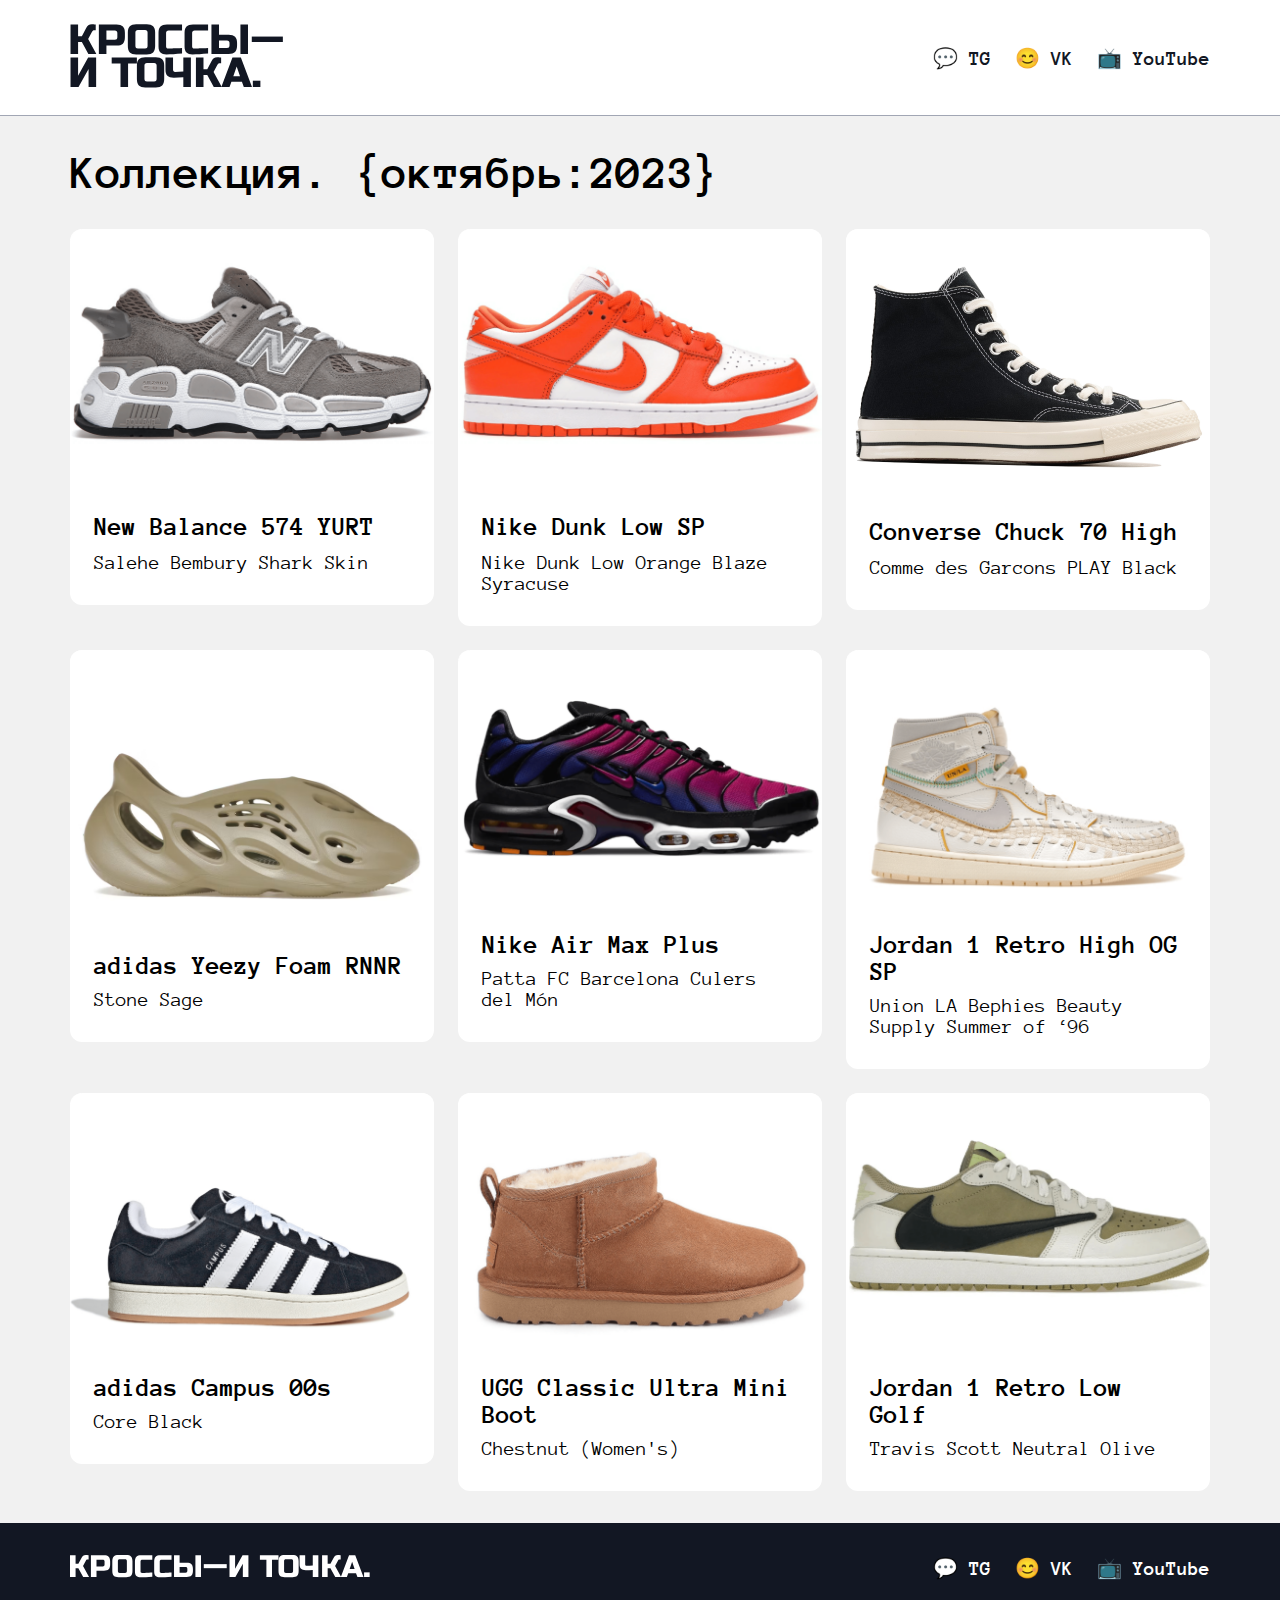
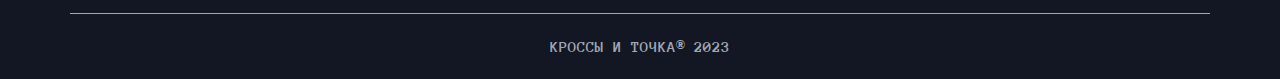
<file: index.html>
<!DOCTYPE html>
<html lang="ru">
<head>
    <meta charset="UTF-8">
    <meta name="viewport" content="width=device-width, initial-scale=1.0">
    <title>Кроссы и точка</title>
    <link href="/yp-sneakers/style.css" rel="stylesheet" />
</head>
<body>
    <main>
        <header>
            <div class="header-container">
                <a href="/" class="logo-link">
                    <img alt="Кроссы и точка" src="/yp-sneakers/images/logo.svg" />
                </a>
                <nav>
                    <ul class="nav-list">
                        <li class="nav-item">
                            <a href="/" class="nav-link">💬 TG</a>
                        </li>
                        <li class="nav-item">
                            <a href="/" class="nav-link">😊 VK</a>
                        </li>
                        <li class="nav-item">
                            <a href="/" class="nav-link">📺 YouTube</a>
                        </li>
                    </ul>
                </nav>
            </div>
        </header>

        <div class="content">
            <h1>Коллекция. {октябрь:2023}</h1>
            <div class="sneakers">
                <div class="sneaker">
                    <a href="../card_1/card-1.html" class="card1">
                    <img alt="New Balance 574 YURT" src="./yp-sneakers/images/6.png" class="sneaker-image" />
                    <div class="sneaker-info">
                        <h3 class="h">New Balance 574 YURT</h3>
                        <p>Salehe Bembury Shark Skin</p>
                    </a>
                        </div>
                </div>
                <div class="sneaker" >
                    <a href="../card_2/card-2.html" class="card2">
                    <img alt="Nike Dunk Low SP" src="./yp-sneakers/images/7.png" class="sneaker-image" />
                    <div class="sneaker-info">
                        <h3 class="h">Nike Dunk Low SP</h3>
                        <p>Nike Dunk Low Orange Blaze Syracuse</p>
                    </a>
                    </div>
                </div>
                <div class="sneaker">
                    <a href="../card_3/card-3.html" class="card1">
                    <img alt="Converse Chuck Taylor All Star 70 Hi" src="./yp-sneakers/images/4.png" class="sneaker-image" />
                    <div class="sneaker-info">
                        <h3 class="h">Converse Chuck 70 High</h3>
                        <p>Comme des Garcons PLAY Black</p>
                    </a>
                    </div>
                </div>
                <div class="sneaker">
                    <img alt="adidas Yeezy Foam RNNR" src="./yp-sneakers/images/9.png" class="sneaker-image" />
                    <div class="sneaker-info">
                        <h3>adidas Yeezy Foam RNNR</h3>
                        <p>Stone Sage</p>

                    </div>
                </div>
                <div class="sneaker">
                        <img alt="Nike Air Max Plus" src="./yp-sneakers/images/1.png" class="sneaker-image" />
                        <div class="sneaker-info">
                            <h3>Nike Air Max Plus</h3>
                            <p>Patta FC Barcelona Culers del Món</p>
                    </div>
                </div>
                <div class="sneaker">
                    <img alt="Jordan 1 Retro High OG SP" src="./yp-sneakers/images/2.png" class="sneaker-image" />
                    <div class="sneaker-info">
                        <h3>Jordan 1 Retro High OG SP</h3>
                        <p>Union LA Bephies Beauty Supply Summer of ‘96</p>
                    </div>
                </div>
                <div class="sneaker">
                    <img alt="adidas Campus 00s" src="./yp-sneakers/images/3.png" class="sneaker-image" />
                    <div class="sneaker-info">
                        <h3>adidas Campus 00s</h3>
                        <p>Core Black</p>
                        
                    </div>
                </div>
                <div class="sneaker">
                    <img alt="UGG Classic Ultra Mini Boot" src="./yp-sneakers/images/5.png" class="sneaker-image" />
                    <div class="sneaker-info">
                        <h3>UGG Classic Ultra Mini Boot</h3>
                        <p>Chestnut (Women's)</p>
                    </div>
                </div>
                <div class="sneaker">
                    <img alt="Jordan 1 Retro Low Golf" src="./yp-sneakers/images/8.png" class="sneaker-image" />
                    <div class="sneaker-info">
                        <h3>Jordan 1 Retro Low Golf</h3>
                        <p>Travis Scott Neutral Olive</p>
                    </div>
                </div>
                
                </div>
            </div>
        </div>

        <footer>
            <div class="footer-content">
                <a class="footer__logo-link" href="/">
                    <img alt="Кроссы и точка" src="./yp-sneakers/images/logo_footer.svg" class="footer__logo-image" />
                </a>
                <nav>
                    <ul class="nav-list">
                        <li class="nav-item">
                            <a href="/" class="nav-link">💬 TG</a>
                        </li>
                        <li class="nav-item">
                            <a href="/" class="nav-link">😊 VK</a>
                        </li>
                        <li class="nav-item">
                            <a href="/" class="nav-link">📺 YouTube</a>
                        </li>
                    </ul>
                </nav>
            </div>
            <div class="copyright">
                <p class="copyright-text">КРОССЫ И ТОЧКА® 2023</p>
            </div>
        </footer>
    </main> 
</body>
</html>
</file>
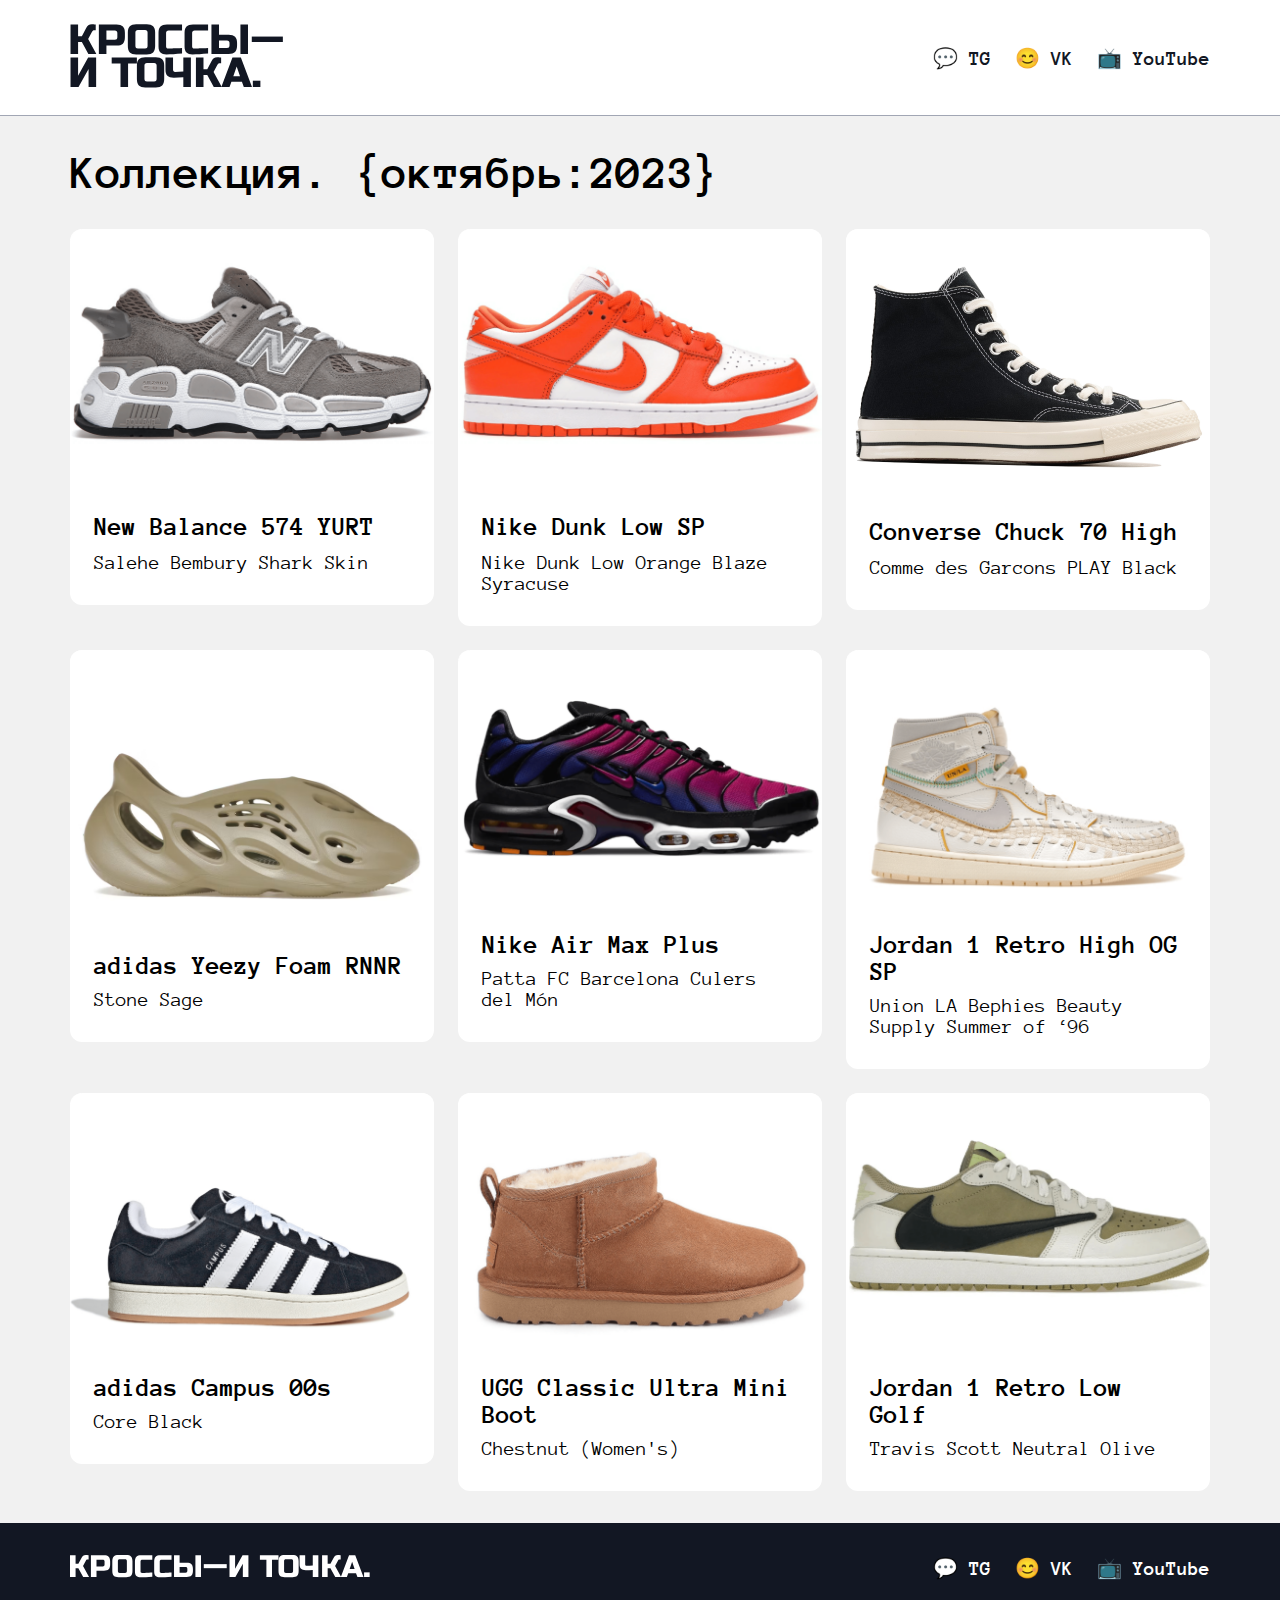
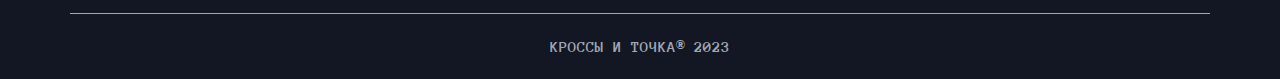
<file: yp-sneakers/index.html>
<!DOCTYPE html>
<html lang="ru">
<head>
    <meta charset="UTF-8">
    <meta name="viewport" content="width=device-width, initial-scale=1.0">
    <title>Кроссы и точка</title>
    <link href="./style.css" rel="stylesheet" />
</head>
<body>
    <main>
        <header>
            <div class="header-container">
                <a href="/" class="logo-link">
                    <img alt="Кроссы и точка" src="./images/logo.svg" />
                </a>
                <nav>
                    <ul class="nav-list">
                        <li class="nav-item">
                            <a href="/" class="nav-link">💬 TG</a>
                        </li>
                        <li class="nav-item">
                            <a href="/" class="nav-link">😊 VK</a>
                        </li>
                        <li class="nav-item">
                            <a href="/" class="nav-link">📺 YouTube</a>
                        </li>
                    </ul>
                </nav>
            </div>
        </header>

        <div class="content">
            <h1>Коллекция. {октябрь:2023}</h1>
            <div class="sneakers">
                <div class="sneaker">
                    <a href="../card_1/card-1.html" class="card1">
                    <img alt="New Balance 574 YURT" src="./images/6.png" class="sneaker-image" />
                    <div class="sneaker-info">
                        <h3 class="h">New Balance 574 YURT</h3>
                        <p>Salehe Bembury Shark Skin</p>
                    </a>
                        </div>
                </div>
                <div class="sneaker" >
                    <a href="../card_2/card-2.html" class="card2">
                    <img alt="Nike Dunk Low SP" src="./images/7.png" class="sneaker-image" />
                    <div class="sneaker-info">
                        <h3 class="h">Nike Dunk Low SP</h3>
                        <p>Nike Dunk Low Orange Blaze Syracuse</p>
                    </a>
                    </div>
                </div>
                <div class="sneaker">
                    <a href="../card_3/card-3.html" class="card1">
                    <img alt="Converse Chuck Taylor All Star 70 Hi" src="./images/4.png" class="sneaker-image" />
                    <div class="sneaker-info">
                        <h3 class="h">Converse Chuck 70 High</h3>
                        <p>Comme des Garcons PLAY Black</p>
                    </a>
                    </div>
                </div>
                <div class="sneaker">
                    <img alt="adidas Yeezy Foam RNNR" src="./images/9.png" class="sneaker-image" />
                    <div class="sneaker-info">
                        <h3>adidas Yeezy Foam RNNR</h3>
                        <p>Stone Sage</p>

                    </div>
                </div>
                <div class="sneaker">
                        <img alt="Nike Air Max Plus" src="./images/1.png" class="sneaker-image" />
                        <div class="sneaker-info">
                            <h3>Nike Air Max Plus</h3>
                            <p>Patta FC Barcelona Culers del Món</p>
                    </div>
                </div>
                <div class="sneaker">
                    <img alt="Jordan 1 Retro High OG SP" src="./images/2.png" class="sneaker-image" />
                    <div class="sneaker-info">
                        <h3>Jordan 1 Retro High OG SP</h3>
                        <p>Union LA Bephies Beauty Supply Summer of ‘96</p>
                    </div>
                </div>
                <div class="sneaker">
                    <img alt="adidas Campus 00s" src="./images/3.png" class="sneaker-image" />
                    <div class="sneaker-info">
                        <h3>adidas Campus 00s</h3>
                        <p>Core Black</p>
                        
                    </div>
                </div>
                <div class="sneaker">
                    <img alt="UGG Classic Ultra Mini Boot" src="./images/5.png" class="sneaker-image" />
                    <div class="sneaker-info">
                        <h3>UGG Classic Ultra Mini Boot</h3>
                        <p>Chestnut (Women's)</p>
                    </div>
                </div>
                <div class="sneaker">
                    <img alt="Jordan 1 Retro Low Golf" src="./images/8.png" class="sneaker-image" />
                    <div class="sneaker-info">
                        <h3>Jordan 1 Retro Low Golf</h3>
                        <p>Travis Scott Neutral Olive</p>
                    </div>
                </div>
                
                </div>
            </div>
        </div>

        <footer>
            <div class="footer-content">
                <a class="footer__logo-link" href="/">
                    <img alt="Кроссы и точка" src="./images/logo_footer.svg" class="footer__logo-image" />
                </a>
                <nav>
                    <ul class="nav-list">
                        <li class="nav-item">
                            <a href="/" class="nav-link">💬 TG</a>
                        </li>
                        <li class="nav-item">
                            <a href="/" class="nav-link">😊 VK</a>
                        </li>
                        <li class="nav-item">
                            <a href="/" class="nav-link">📺 YouTube</a>
                        </li>
                    </ul>
                </nav>
            </div>
            <div class="copyright">
                <p class="copyright-text">КРОССЫ И ТОЧКА® 2023</p>
            </div>
        </footer>
    </main> 
</body>
</html>
</file>
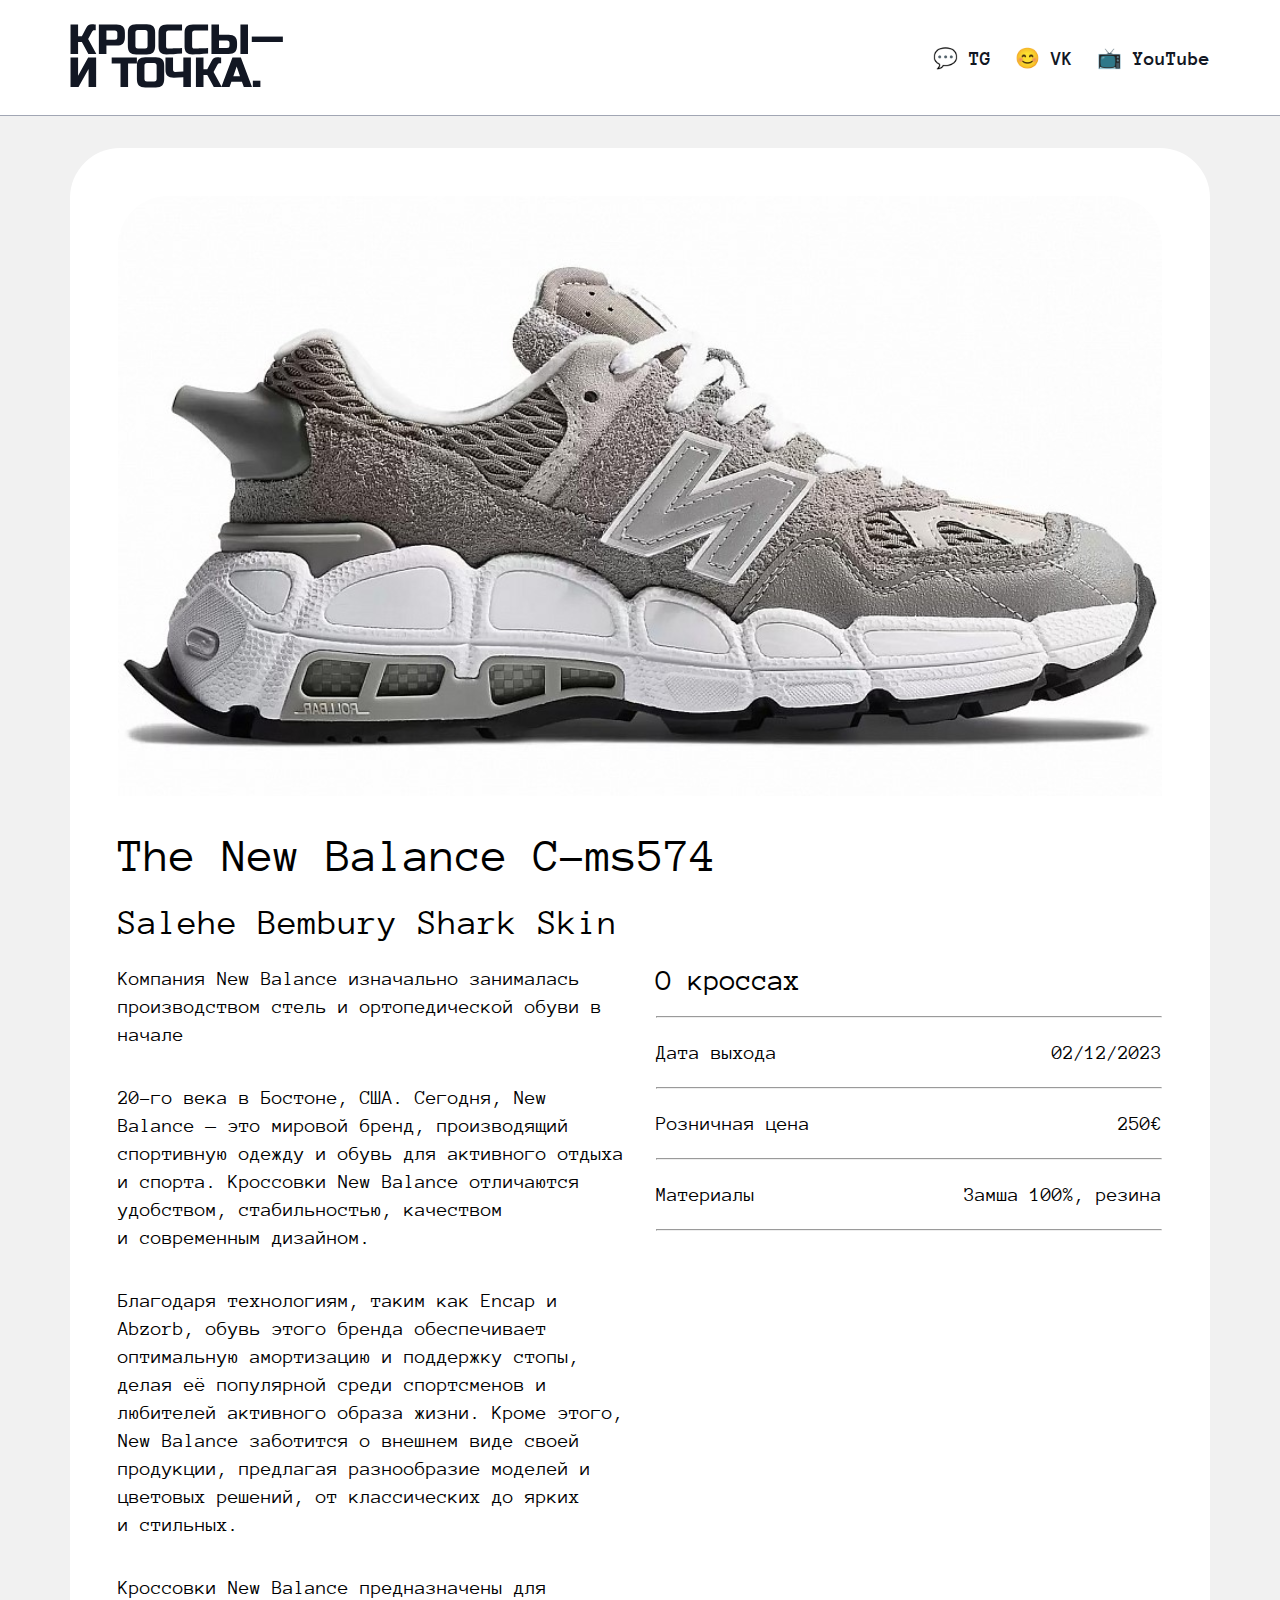
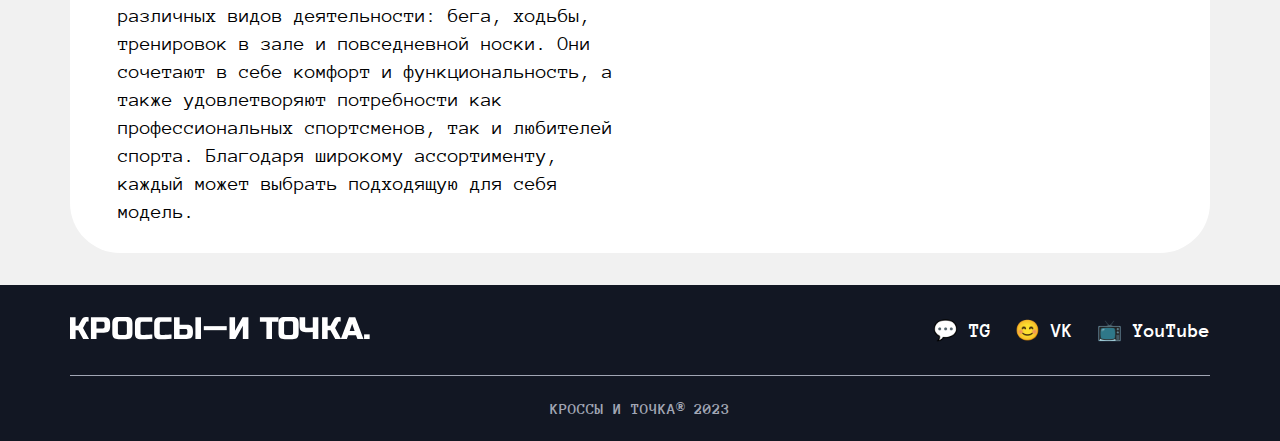
<file: card.1/card-1.html>
<!DOCTYPE html>
<html lang="ru">
<head>
    <meta charset="UTF-8">
    <meta name="viewport" content="width=device-width, initial-scale=1.0">
    <title>Document</title>
    <link rel="stylesheet" href="../yp-sneakers/card.css">
</head>
<body>
    <main>
        <header>
            <div class="header-container">
                <a href="../yp-sneakers/index.html" class="logo-link">
                    <img src="./image/logo.svg" alt="Кроссы и точка">
                </a>
                <nav>
                    <ul class="nav-list">
                        <li class="nav-item">
                            <a href="/" class="nav-link">💬 TG</a>
                        </li>
                        <li class="nav-item">
                            <a href="/" class="nav-link">😊 VK</a>
                        </li>
                        <li class="nav-item">
                            <a href="/" class="nav-link">📺 YouTube</a>
                        </li>
                    </ul>
                </nav>
            </div>
        </header>
        <div class="snaker-big">
            <div class="snaker_card">
                <img class="img_card" src="./image/2.svg" alt="Кроссовок">
                <div class="sneaker_info">
                    <h3>The New Balance C-ms574</h3>
                    <h4>Salehe Bembury Shark Skin</h4>
                <div class="contener-text">
                    <div class="card-text">
                    <div class="p">
                    <p class="p1">Компания New Balance изначально занималась производством стель и ортопедической обуви в начале</p> 
                    <p>20-го века в Бостоне, США. Сегодня, New Balance — это мировой бренд, производящий спортивную одежду и обувь для активного отдыха и спорта. Кроссовки New Balance отличаются удобством, стабильностью, качеством и современным дизайном.</p>
                    </div>
                    <p>Благодаря технологиям, таким как Encap и Abzorb, обувь этого бренда обеспечивает оптимальную амортизацию и поддержку стопы, делая её популярной среди спортсменов и любителей активного образа жизни. Кроме этого, New Balance заботится о внешнем виде своей продукции, предлагая разнообразие моделей и цветовых решений, от классических до ярких и стильных.</p>
                    <p> Кроссовки New Balance предназначены для различных видов деятельности: бега, ходьбы, тренировок в зале и повседневной носки. Они сочетают в себе комфорт и функциональность, а также удовлетворяют потребности как профессиональных спортсменов, так и любителей спорта. Благодаря широкому ассортименту, каждый может выбрать подходящую для себя модель.</p>
                    </div>
                        <div class="card-text-mini">
                        <h4 class="cross">О кроссах</h4>
                        <hr class="line">
                        <div class="spans">
                            <span>Дата выхода</span> <span>02/12/2023</span>
                        </div>
                        <hr class="line">
                        <div class="spans">
                            <span>Розничная цена</span> <span>250€</span>
                        </div>
                        <hr class="line">
                        <div class="spans">
                            <span>Материалы</span> <span>Замша 100%, резина</span>
                        </div>
                        <hr class="line">
                    </div>
                </div>
                </div>
            </div>
        </div>
        <footer>
            <div class="footer-content">
                <a class="footer__logo-link" href="/">
                    <img alt="Кроссы и точка" src="./image/logo_footer.svg" class="footer__logo-image" />
                </a>
                <nav>
                    <ul class="nav-list">
                        <li class="nav-item">
                            <a href="/" class="nav-link">💬 TG</a>
                        </li>
                        <li class="nav-item">
                            <a href="/" class="nav-link">😊 VK</a>
                        </li>
                        <li class="nav-item">
                            <a href="/" class="nav-link">📺 YouTube</a>
                        </li>
                    </ul>
                </nav>
            </div>
            <div class="copyright">
                <p class="copyright-text">КРОССЫ И ТОЧКА® 2023</p>
            </div>
        </footer>
    </main>
</body>
</html>
</file>
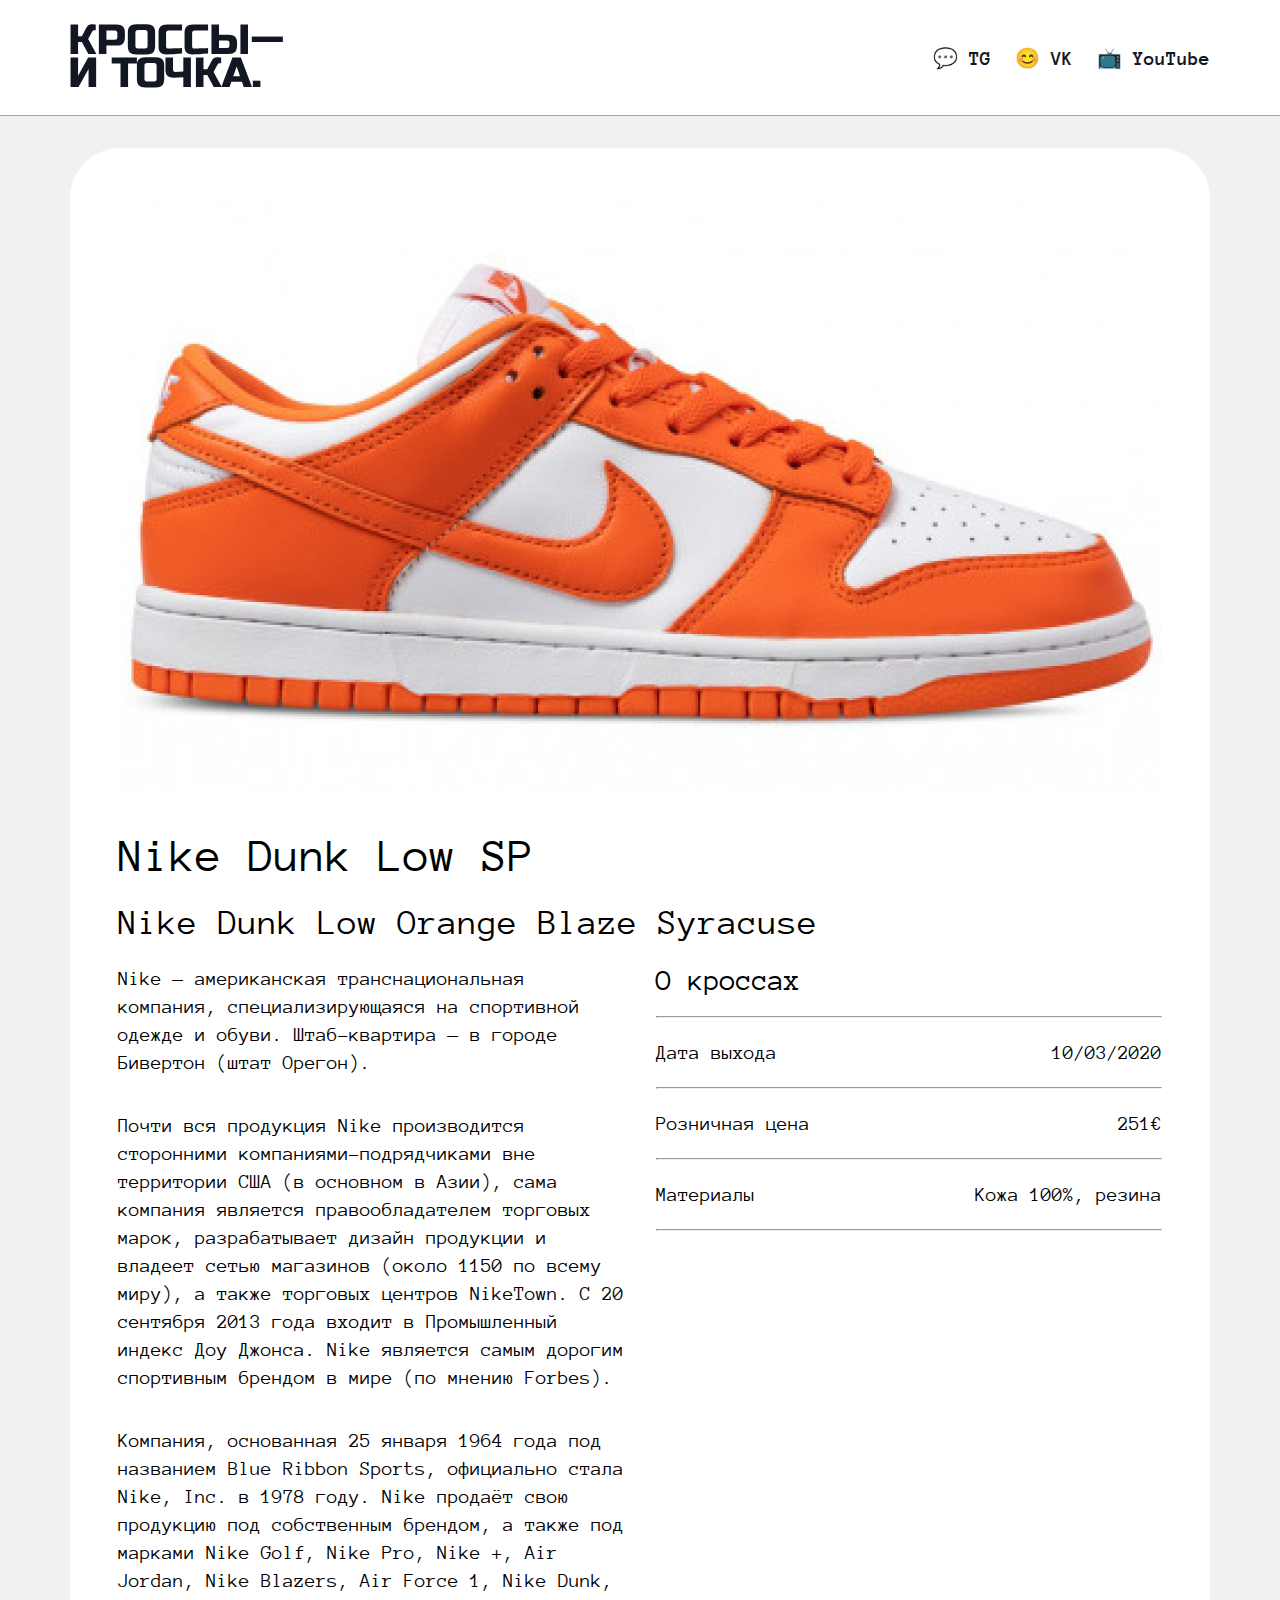
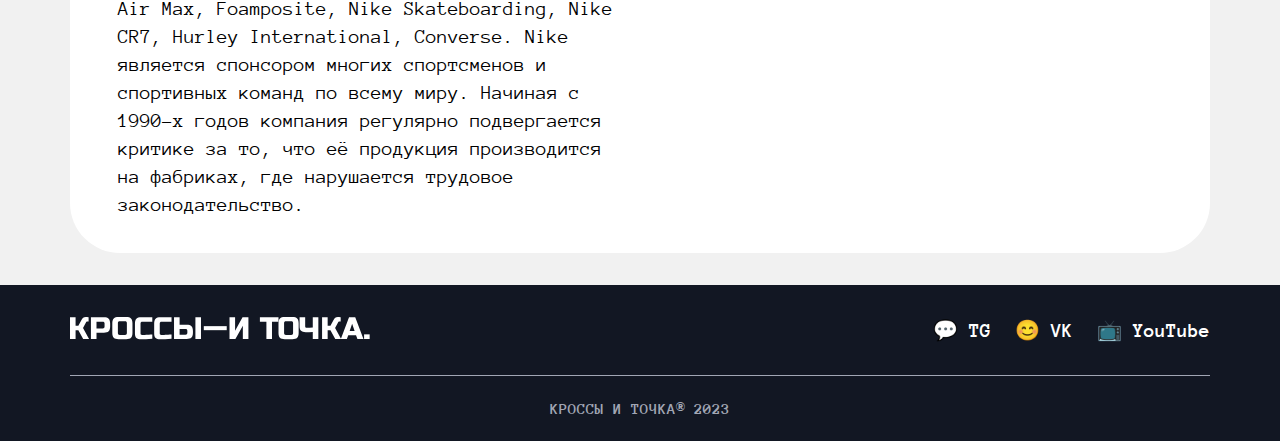
<file: card.2/card-2.html>
<!DOCTYPE html>
<html lang="ru">
<head>
    <meta charset="UTF-8">
    <meta name="viewport" content="width=device-width, initial-scale=1.0">
    <title>Document</title>
    <link rel="stylesheet" href="../yp-sneakers/card.css">
</head>
<body>
    <main>
        <header>
            <div class="header-container">
                <a href="../yp-sneakers/index.html" class="logo-link">
                    <img src="./image/logo.svg" alt="Кроссы и точка">
                </a>
                <nav>
                    <ul class="nav-list">
                        <li class="nav-item">
                            <a href="/" class="nav-link">💬 TG</a>
                        </li>
                        <li class="nav-item">
                            <a href="/" class="nav-link">😊 VK</a>
                        </li>
                        <li class="nav-item">
                            <a href="/" class="nav-link">📺 YouTube</a>
                        </li>
                    </ul>
                </nav>
            </div>
        </header>
        <div class="snaker-big">
            <div class="snaker_card">
                <img class="img_card" src="./image/sneaker-big__img.png" alt="Кроссовок">
                <div class="sneaker_info">
                    <h3>Nike Dunk Low SP</h3>
                    <h4>Nike Dunk Low Orange Blaze Syracuse</h4>
                <div class="contener-text">
                    <div class="card-text">
                        <div class="p">
                    <p class="p1">Nike — американская транснациональная компания, специализирующаяся на спортивной одежде и обуви. Штаб-квартира — в городе Бивертон (штат Орегон).</p> 
                    <p>Почти вся продукция Nike производится сторонними компаниями-подрядчиками вне территории США (в основном в Азии), сама компания является правообладателем торговых марок, разрабатывает дизайн продукции и владеет сетью магазинов (около 1150 по всему миру), а также торговых центров NikeTown. С 20 сентября 2013 года входит в Промышленный индекс Доу Джонса. Nike является самым дорогим спортивным брендом в мире (по мнению Forbes).</p>
                        </div>
                    <p>Компания, основанная 25 января 1964 года под названием Blue Ribbon Sports, официально стала Nike, Inc. в 1978 году. Nike продаёт свою продукцию под собственным брендом, а также под марками Nike Golf, Nike Pro, Nike +, Air Jordan, Nike Blazers, Air Force 1, Nike Dunk, Air Max, Foamposite, Nike Skateboarding, Nike CR7, Hurley International, Converse. Nike является спонсором многих спортсменов и спортивных команд по всему миру. Начиная с 1990-х годов компания регулярно подвергается критике за то, что её продукция производится на фабриках, где нарушается трудовое законодательство.</p>
                    </div>
                        <div class="card-text-mini-2">
                        <h4 class="cross">О кроссах</h4>
                        <hr class="line">
                        <div class="spans">
                            <span>Дата выхода</span> <span>10/03/2020</span>
                        </div>
                        <hr class="line">
                        <div class="spans">
                            <span>Розничная цена</span> <span>251€</span>
                        </div>
                        <hr class="line">
                        <div class="spans">
                            <span>Материалы</span> <span>Кожа 100%, резина</span>
                        </div>
                        <hr class="line">
                    </div>
                </div>
                </div>
            </div>
        </div>
        <footer>
            <div class="footer-content">
                <a class="footer__logo-link" href="/">
                    <img alt="Кроссы и точка" src="./image/logo_footer.svg" class="footer__logo-image" />
                </a>
                <nav>
                    <ul class="nav-list">
                        <li class="nav-item">
                            <a href="/" class="nav-link">💬 TG</a>
                        </li>
                        <li class="nav-item">
                            <a href="/" class="nav-link">😊 VK</a>
                        </li>
                        <li class="nav-item">
                            <a href="/" class="nav-link">📺 YouTube</a>
                        </li>
                    </ul>
                </nav>
            </div>
            <div class="copyright">
                <p class="copyright-text">КРОССЫ И ТОЧКА® 2023</p>
            </div>
        </footer>
    </main>
</body>
</html>
</file>
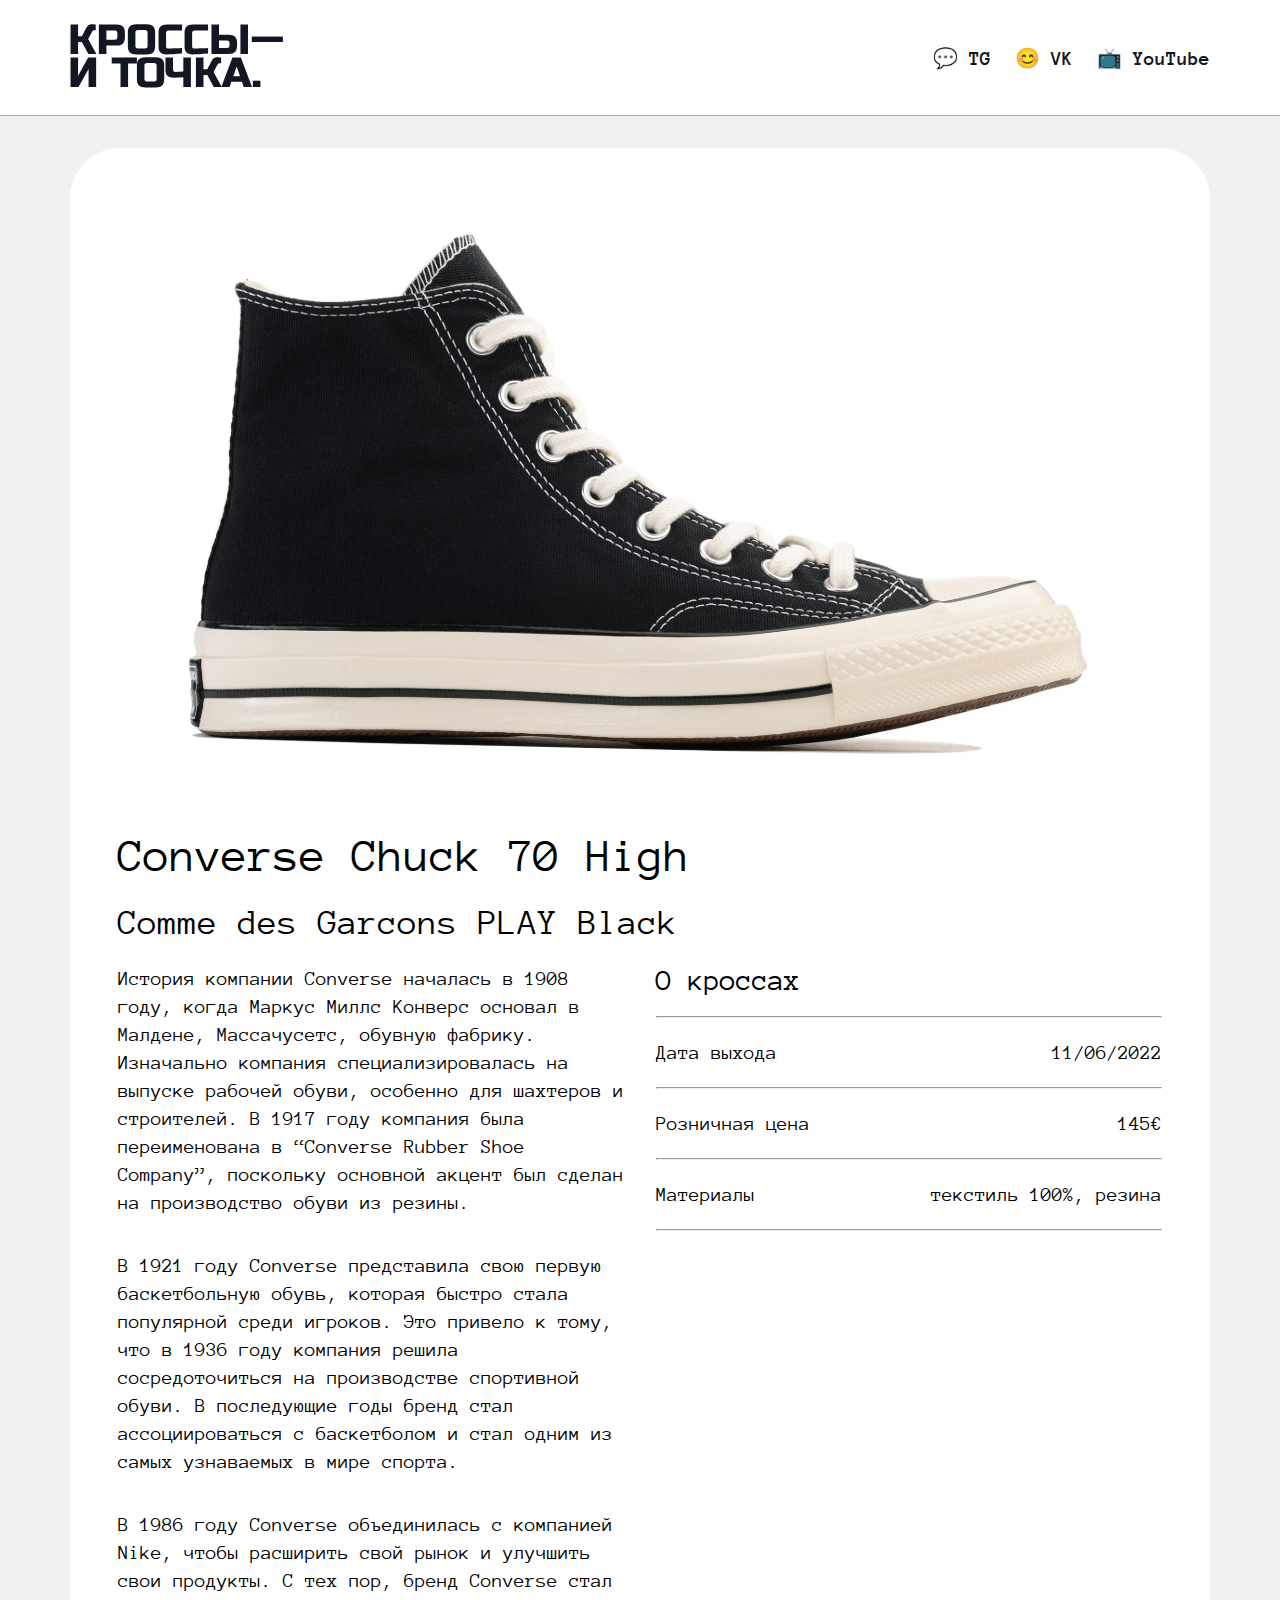
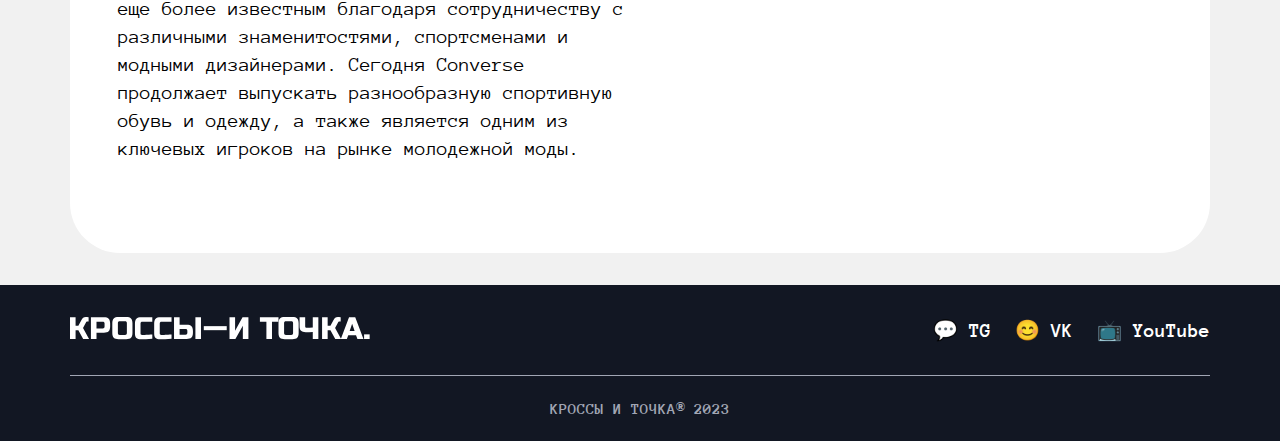
<file: card.3/card-3.html>
<!DOCTYPE html>
<html lang="ru">
<head>
    <meta charset="UTF-8">
    <meta name="viewport" content="width=device-width, initial-scale=1.0">
    <title>Document</title>
    <link rel="stylesheet" href="../yp-sneakers/card.css">
</head>
<body>
    <main>
        <header>
            <div class="header-container">
                <a href="../yp-sneakers/index.html" class="logo-link">
                    <img src="./image/logo.svg" alt="Кроссы и точка">
                </a>
                <nav>
                    <ul class="nav-list">
                        <li class="nav-item">
                            <a href="/" class="nav-link">💬 TG</a>
                        </li>
                        <li class="nav-item">
                            <a href="/" class="nav-link">😊 VK</a>
                        </li>
                        <li class="nav-item">
                            <a href="/" class="nav-link">📺 YouTube</a>
                        </li>
                    </ul>
                </nav>
            </div>
        </header>
        <div class="snaker-big">
            <div class="snaker_card">
                <img class="img_card" src="./image/card.svg" alt="Кроссовок">
                <div class="sneaker_info">
                    <h3>Converse Chuck 70 High</h3>
                    <h4>Comme des Garcons PLAY Black</h4>
                <div class="contener-text">
                    <div class="card-text">
                        <div class="p">
                    <p class="p1">История компании Converse началась в 1908 году, когда Маркус Миллс Конверс основал в Малдене, Массачусетс, обувную фабрику. Изначально компания специализировалась на выпуске рабочей обуви, особенно для шахтеров и строителей. В 1917 году компания была переименована в “Converse Rubber Shoe Company”, поскольку основной акцент был сделан на производство обуви из резины.</p> 
                    <p>В 1921 году Converse представила свою первую баскетбольную обувь, которая быстро стала популярной среди игроков. Это привело к тому, что в 1936 году компания решила сосредоточиться на производстве спортивной обуви. В последующие годы бренд стал ассоциироваться с баскетболом и стал одним из самых узнаваемых в мире спорта.</p>
                        </div>
                    <p>В 1986 году Converse объединилась с компанией Nike, чтобы расширить свой рынок и улучшить свои продукты. С тех пор, бренд Converse стал еще более известным благодаря сотрудничеству с различными знаменитостями, спортсменами и модными дизайнерами. Сегодня Converse продолжает выпускать разнообразную спортивную обувь и одежду, а также является одним из ключевых игроков на рынке молодежной моды.</p>
                    </div>
                        <div class="card-text-mini-3">
                        <h4 class="cross">О кроссах</h4>
                        <hr class="line">
                        <div class="spans">
                            <span>Дата выхода</span> <span>11/06/2022</span>
                        </div>
                        <hr class="line">
                        <div class="spans">
                            <span>Розничная цена</span> <span>145€</span>
                        </div>
                        <hr class="line">
                        <div class="spans">
                            <span>Материалы</span> <span>текстиль 100%, резина</span>
                        </div>
                        <hr class="line">
                    </div>
                </div>
                </div>
            </div>
        </div>
        <footer>
            <div class="footer-content">
                <a class="footer__logo-link" href="/">
                    <img alt="Кроссы и точка" src="./image/logo_footer.svg" class="footer__logo-image" />
                </a>
                <nav>
                    <ul class="nav-list">
                        <li class="nav-item">
                            <a href="/" class="nav-link">💬 TG</a>
                        </li>
                        <li class="nav-item">
                            <a href="/" class="nav-link">😊 VK</a>
                        </li>
                        <li class="nav-item">
                            <a href="/" class="nav-link">📺 YouTube</a>
                        </li>
                    </ul>
                </nav>
            </div>
            <div class="copyright">
                <p class="copyright-text">КРОССЫ И ТОЧКА® 2023</p>
            </div>
        </footer>
    </main>
</body>
</html>
</file>
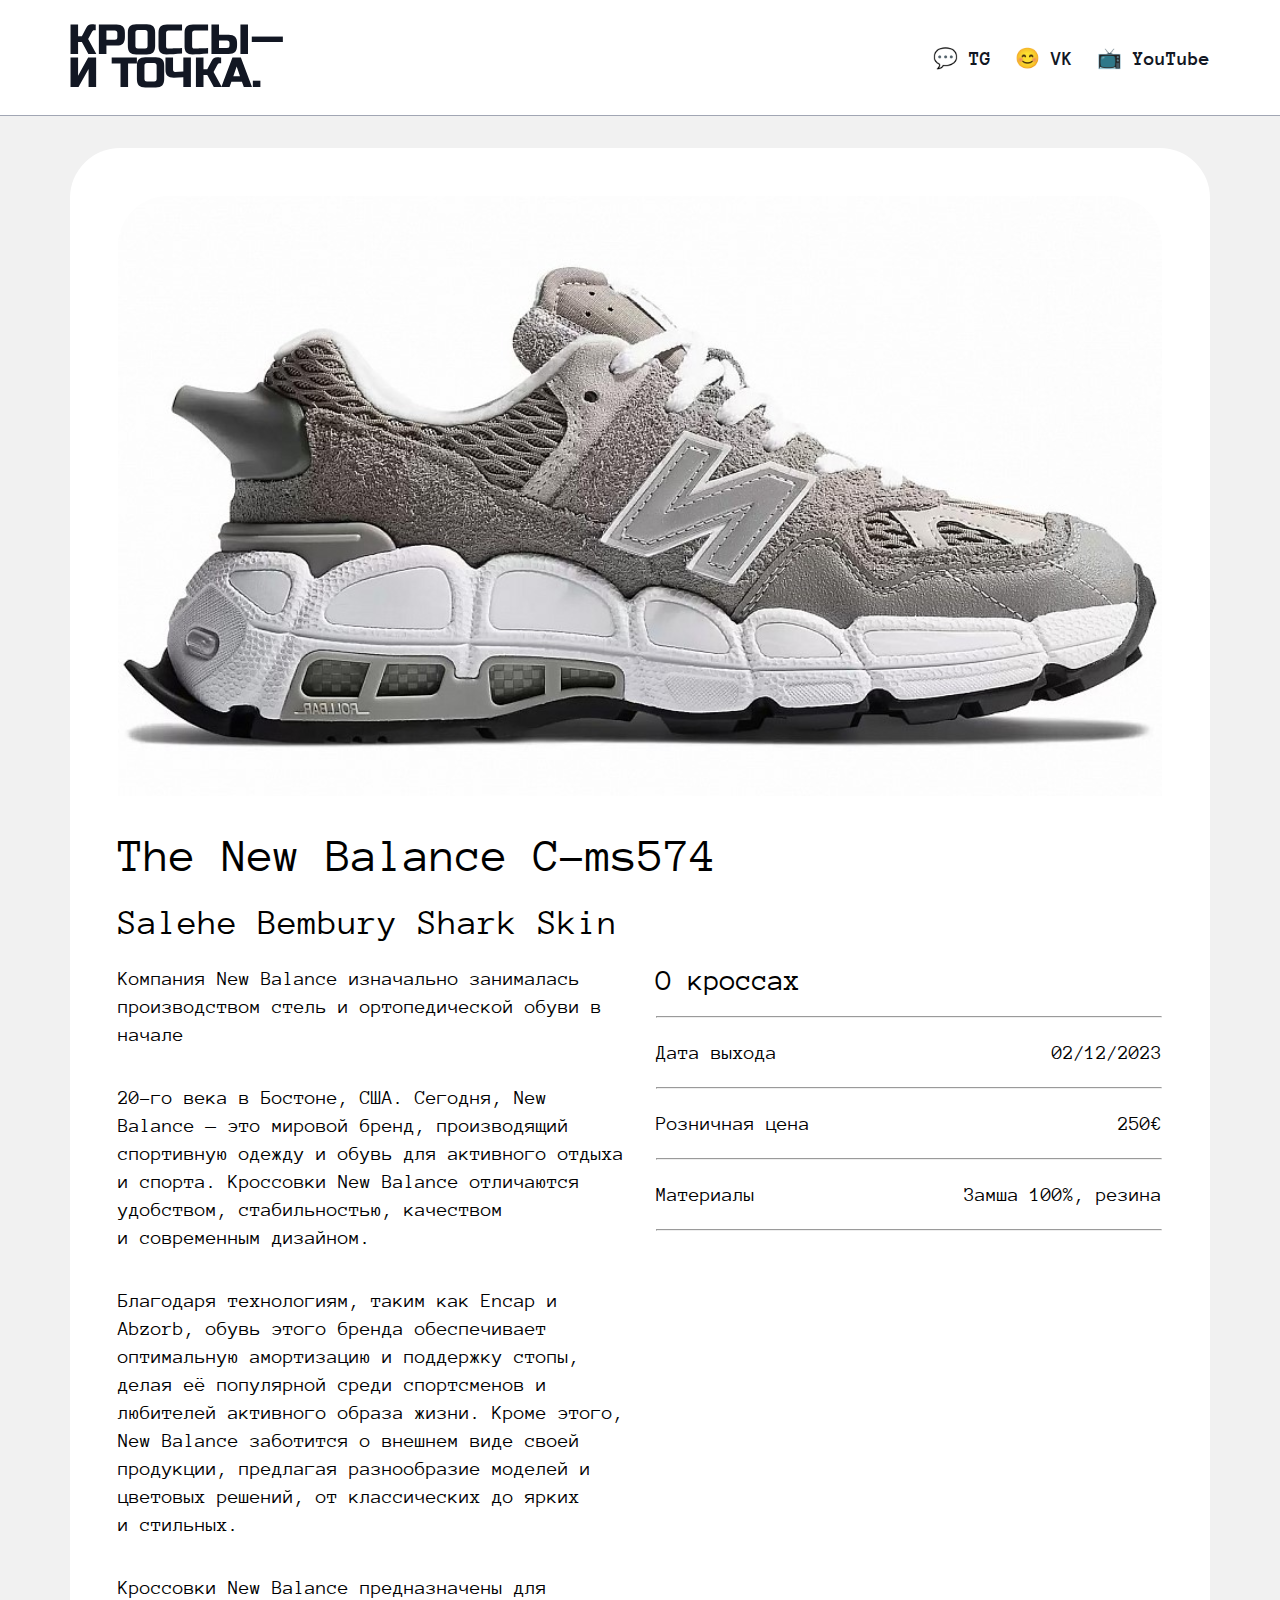
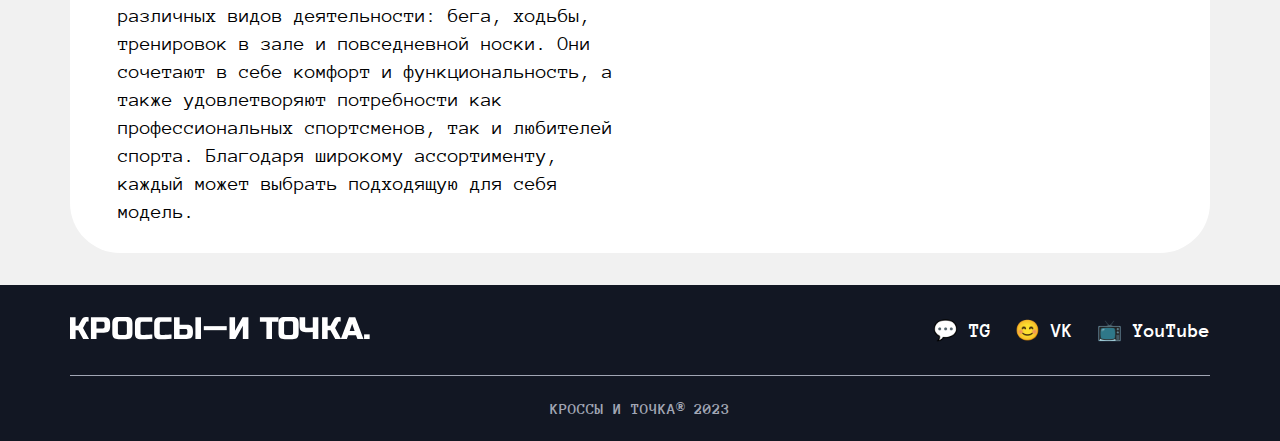
<file: card_1/card-1.html>
<!DOCTYPE html>
<html lang="ru">
<head>
    <meta charset="UTF-8">
    <meta name="viewport" content="width=device-width, initial-scale=1.0">
    <title>Document</title>
    <link rel="stylesheet" href="../yp-sneakers/card.css">
</head>
<body>
    <main>
        <header>
            <div class="header-container">
                <a href="../index.html" class="logo-link">
                    <img src="./image/logo.svg" alt="Кроссы и точка">
                </a>
                <nav>
                    <ul class="nav-list">
                        <li class="nav-item">
                            <a href="/" class="nav-link">💬 TG</a>
                        </li>
                        <li class="nav-item">
                            <a href="/" class="nav-link">😊 VK</a>
                        </li>
                        <li class="nav-item">
                            <a href="/" class="nav-link">📺 YouTube</a>
                        </li>
                    </ul>
                </nav>
            </div>
        </header>
        <div class="snaker-big">
            <div class="snaker_card">
                <img class="img_card" src="./image/2.svg" alt="Кроссовок">
                <div class="sneaker_info">
                    <h3>The New Balance C-ms574</h3>
                    <h4>Salehe Bembury Shark Skin</h4>
                <div class="contener-text">
                    <div class="card-text">
                    <div class="p">
                    <p class="p1">Компания New Balance изначально занималась производством стель и ортопедической обуви в начале</p> 
                    <p>20-го века в Бостоне, США. Сегодня, New Balance — это мировой бренд, производящий спортивную одежду и обувь для активного отдыха и спорта. Кроссовки New Balance отличаются удобством, стабильностью, качеством и современным дизайном.</p>
                    </div>
                    <p>Благодаря технологиям, таким как Encap и Abzorb, обувь этого бренда обеспечивает оптимальную амортизацию и поддержку стопы, делая её популярной среди спортсменов и любителей активного образа жизни. Кроме этого, New Balance заботится о внешнем виде своей продукции, предлагая разнообразие моделей и цветовых решений, от классических до ярких и стильных.</p>
                    <p> Кроссовки New Balance предназначены для различных видов деятельности: бега, ходьбы, тренировок в зале и повседневной носки. Они сочетают в себе комфорт и функциональность, а также удовлетворяют потребности как профессиональных спортсменов, так и любителей спорта. Благодаря широкому ассортименту, каждый может выбрать подходящую для себя модель.</p>
                    </div>
                        <div class="card-text-mini">
                        <h4 class="cross">О кроссах</h4>
                        <hr class="line">
                        <div class="spans">
                            <span>Дата выхода</span> <span>02/12/2023</span>
                        </div>
                        <hr class="line">
                        <div class="spans">
                            <span>Розничная цена</span> <span>250€</span>
                        </div>
                        <hr class="line">
                        <div class="spans">
                            <span>Материалы</span> <span>Замша 100%, резина</span>
                        </div>
                        <hr class="line">
                    </div>
                </div>
                </div>
            </div>
        </div>
        <footer>
            <div class="footer-content">
                <a class="footer__logo-link" href="/">
                    <img alt="Кроссы и точка" src="./image/logo_footer.svg" class="footer__logo-image" />
                </a>
                <nav>
                    <ul class="nav-list">
                        <li class="nav-item">
                            <a href="/" class="nav-link">💬 TG</a>
                        </li>
                        <li class="nav-item">
                            <a href="/" class="nav-link">😊 VK</a>
                        </li>
                        <li class="nav-item">
                            <a href="/" class="nav-link">📺 YouTube</a>
                        </li>
                    </ul>
                </nav>
            </div>
            <div class="copyright">
                <p class="copyright-text">КРОССЫ И ТОЧКА® 2023</p>
            </div>
        </footer>
    </main>
</body>
</html>
</file>
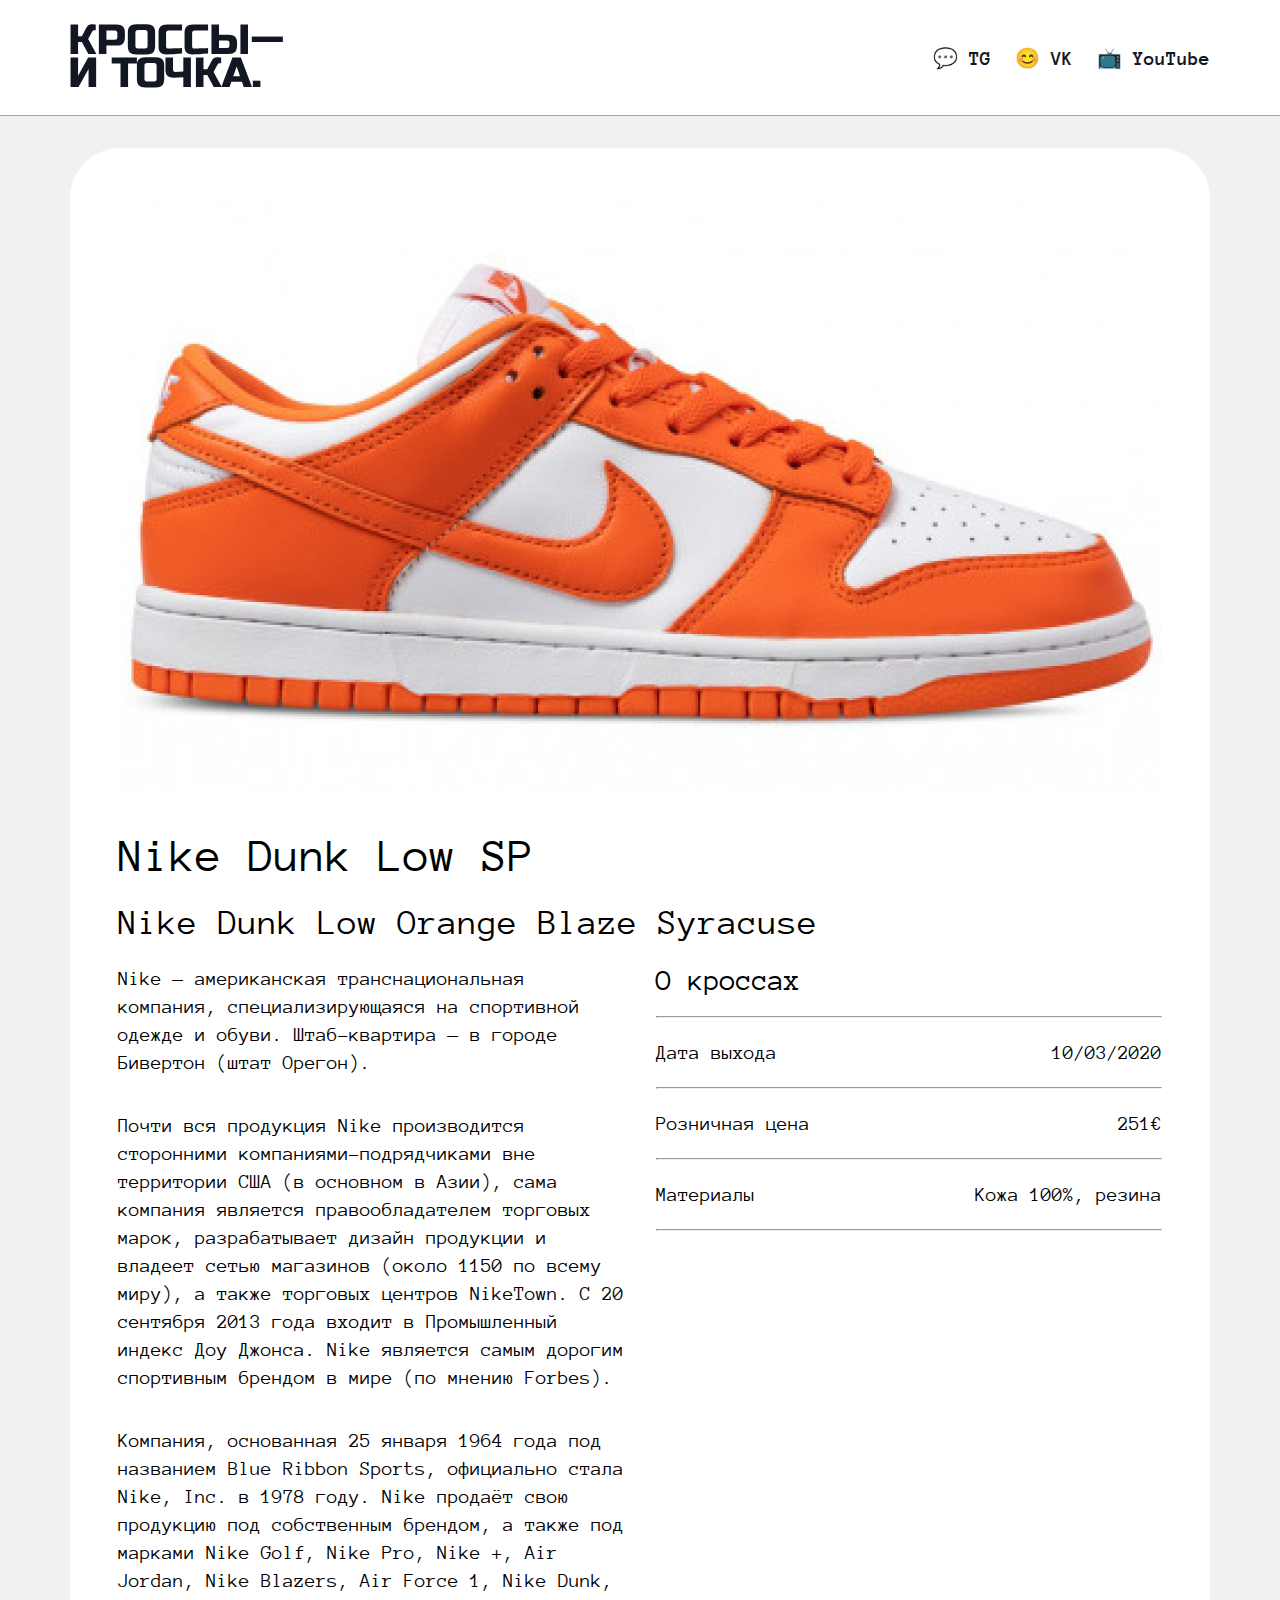
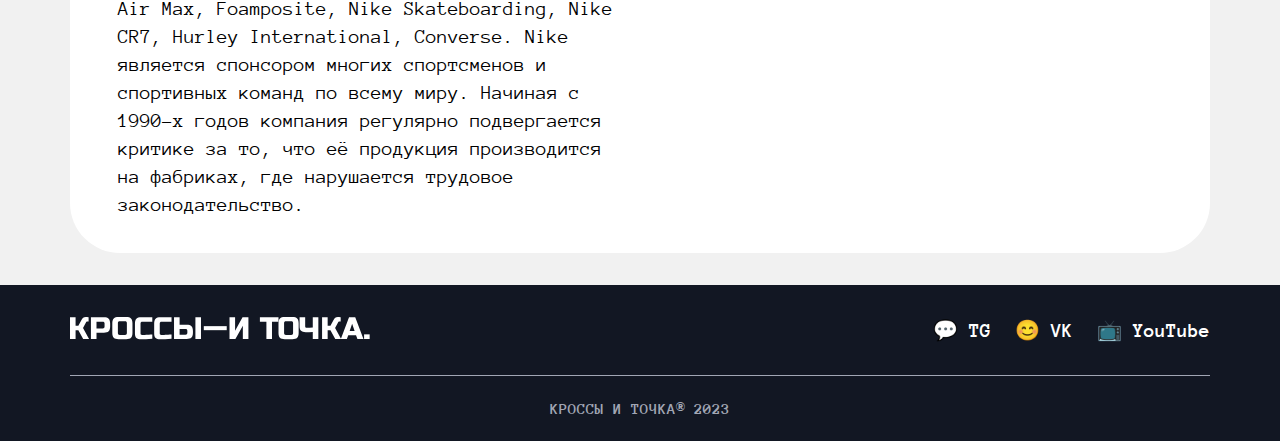
<file: card_2/card-2.html>
<!DOCTYPE html>
<html lang="ru">
<head>
    <meta charset="UTF-8">
    <meta name="viewport" content="width=device-width, initial-scale=1.0">
    <title>Document</title>
    <link rel="stylesheet" href="../yp-sneakers/card.css">
</head>
<body>
    <main>
        <header>
            <div class="header-container">
                <a href="../index.html" class="logo-link">
                    <img src="./image/logo.svg" alt="Кроссы и точка">
                </a>
                <nav>
                    <ul class="nav-list">
                        <li class="nav-item">
                            <a href="/" class="nav-link">💬 TG</a>
                        </li>
                        <li class="nav-item">
                            <a href="/" class="nav-link">😊 VK</a>
                        </li>
                        <li class="nav-item">
                            <a href="/" class="nav-link">📺 YouTube</a>
                        </li>
                    </ul>
                </nav>
            </div>
        </header>
        <div class="snaker-big">
            <div class="snaker_card">
                <img class="img_card" src="./image/sneaker-big__img.png" alt="Кроссовок">
                <div class="sneaker_info">
                    <h3>Nike Dunk Low SP</h3>
                    <h4>Nike Dunk Low Orange Blaze Syracuse</h4>
                <div class="contener-text">
                    <div class="card-text">
                        <div class="p">
                    <p class="p1">Nike — американская транснациональная компания, специализирующаяся на спортивной одежде и обуви. Штаб-квартира — в городе Бивертон (штат Орегон).</p> 
                    <p>Почти вся продукция Nike производится сторонними компаниями-подрядчиками вне территории США (в основном в Азии), сама компания является правообладателем торговых марок, разрабатывает дизайн продукции и владеет сетью магазинов (около 1150 по всему миру), а также торговых центров NikeTown. С 20 сентября 2013 года входит в Промышленный индекс Доу Джонса. Nike является самым дорогим спортивным брендом в мире (по мнению Forbes).</p>
                        </div>
                    <p>Компания, основанная 25 января 1964 года под названием Blue Ribbon Sports, официально стала Nike, Inc. в 1978 году. Nike продаёт свою продукцию под собственным брендом, а также под марками Nike Golf, Nike Pro, Nike +, Air Jordan, Nike Blazers, Air Force 1, Nike Dunk, Air Max, Foamposite, Nike Skateboarding, Nike CR7, Hurley International, Converse. Nike является спонсором многих спортсменов и спортивных команд по всему миру. Начиная с 1990-х годов компания регулярно подвергается критике за то, что её продукция производится на фабриках, где нарушается трудовое законодательство.</p>
                    </div>
                        <div class="card-text-mini-2">
                        <h4 class="cross">О кроссах</h4>
                        <hr class="line">
                        <div class="spans">
                            <span>Дата выхода</span> <span>10/03/2020</span>
                        </div>
                        <hr class="line">
                        <div class="spans">
                            <span>Розничная цена</span> <span>251€</span>
                        </div>
                        <hr class="line">
                        <div class="spans">
                            <span>Материалы</span> <span>Кожа 100%, резина</span>
                        </div>
                        <hr class="line">
                    </div>
                </div>
                </div>
            </div>
        </div>
        <footer>
            <div class="footer-content">
                <a class="footer__logo-link" href="/">
                    <img alt="Кроссы и точка" src="./image/logo_footer.svg" class="footer__logo-image" />
                </a>
                <nav>
                    <ul class="nav-list">
                        <li class="nav-item">
                            <a href="/" class="nav-link">💬 TG</a>
                        </li>
                        <li class="nav-item">
                            <a href="/" class="nav-link">😊 VK</a>
                        </li>
                        <li class="nav-item">
                            <a href="/" class="nav-link">📺 YouTube</a>
                        </li>
                    </ul>
                </nav>
            </div>
            <div class="copyright">
                <p class="copyright-text">КРОССЫ И ТОЧКА® 2023</p>
            </div>
        </footer>
    </main>
</body>
</html>
</file>
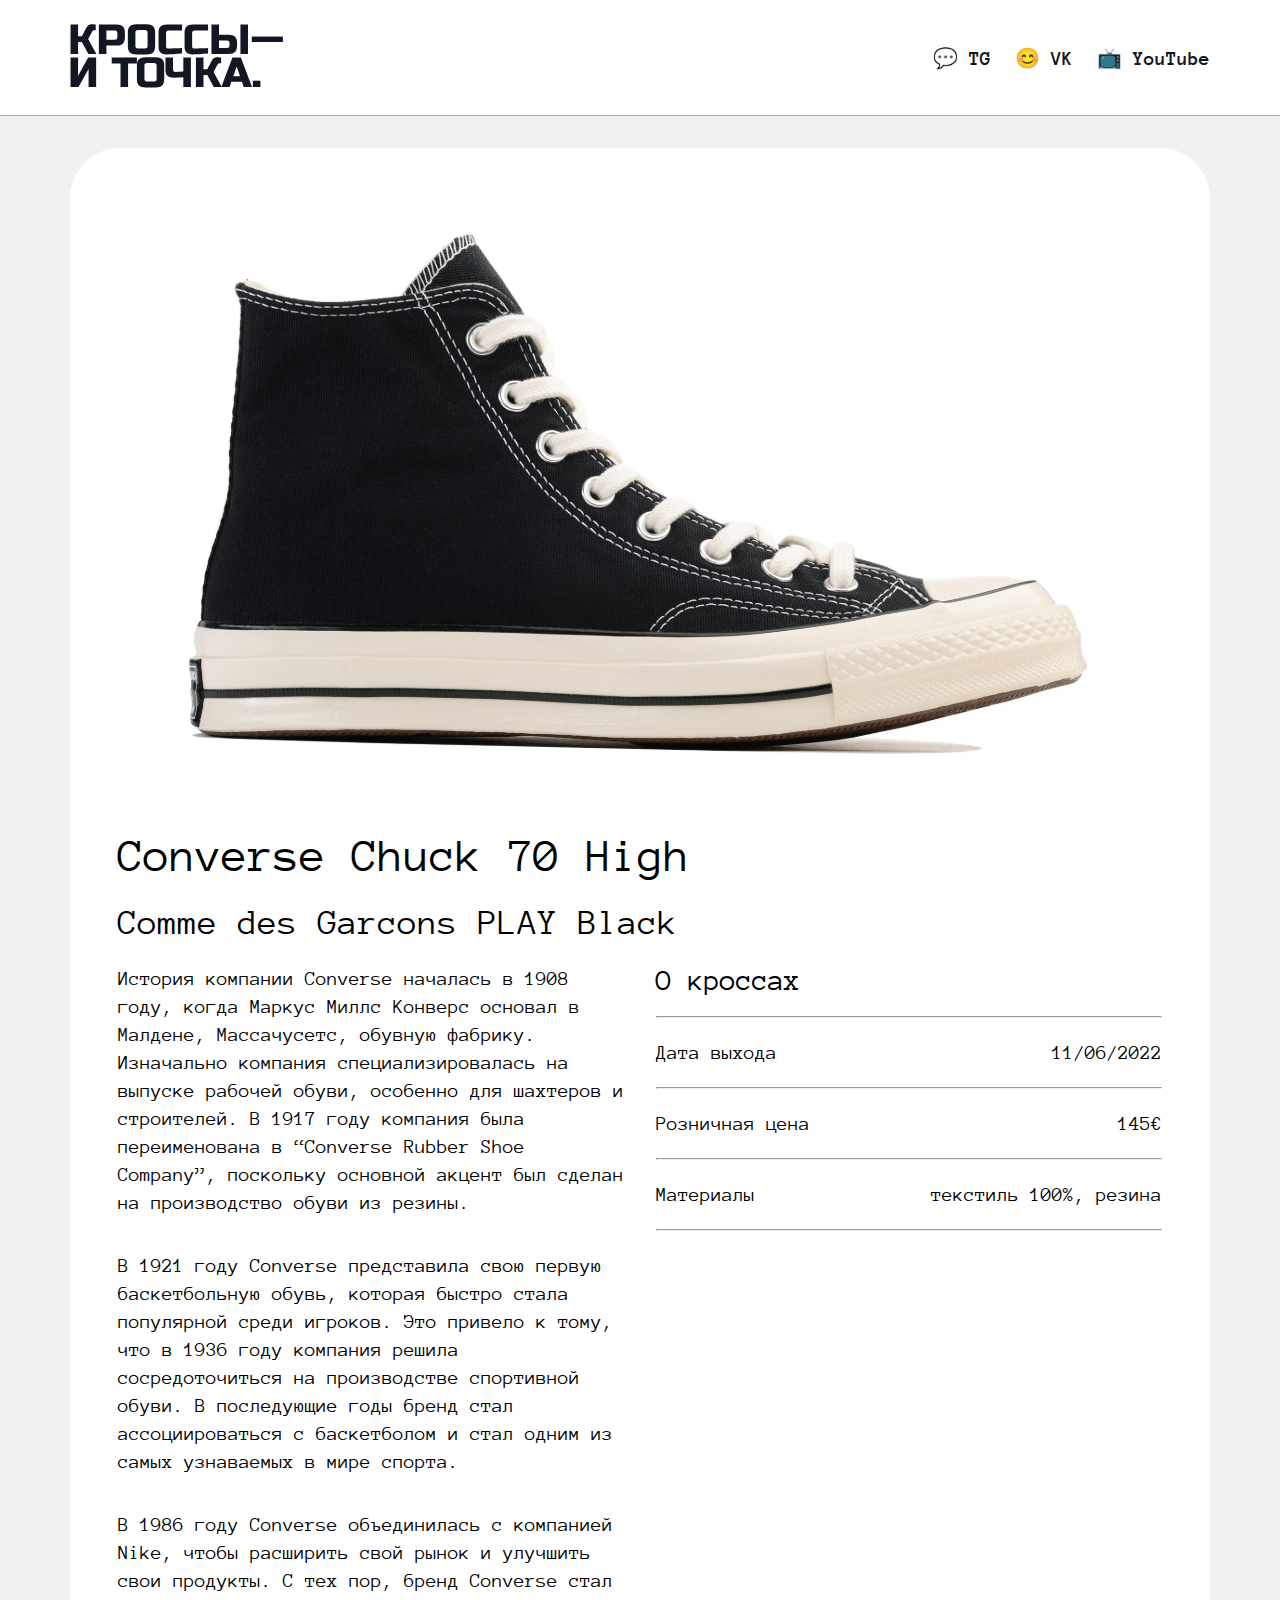
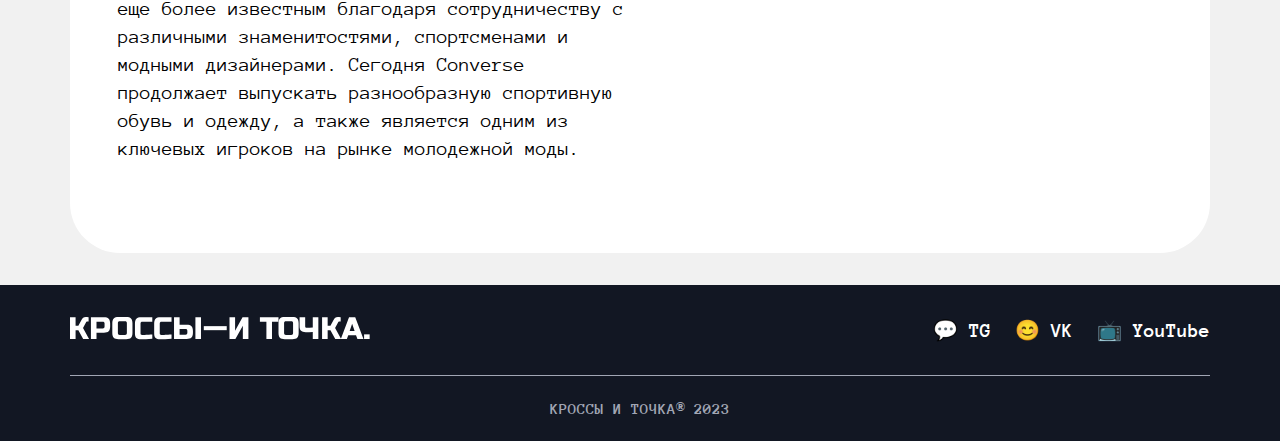
<file: card_3/card-3.html>
<!DOCTYPE html>
<html lang="ru">
<head>
    <meta charset="UTF-8">
    <meta name="viewport" content="width=device-width, initial-scale=1.0">
    <title>Document</title>
    <link rel="stylesheet" href="../yp-sneakers/card.css">
</head>
<body>
    <main>
        <header>
            <div class="header-container">
                <a href="../index.html" class="logo-link">
                    <img src="./image/logo.svg" alt="Кроссы и точка">
                </a>
                <nav>
                    <ul class="nav-list">
                        <li class="nav-item">
                            <a href="/" class="nav-link">💬 TG</a>
                        </li>
                        <li class="nav-item">
                            <a href="/" class="nav-link">😊 VK</a>
                        </li>
                        <li class="nav-item">
                            <a href="/" class="nav-link">📺 YouTube</a>
                        </li>
                    </ul>
                </nav>
            </div>
        </header>
        <div class="snaker-big">
            <div class="snaker_card">
                <img class="img_card" src="./image/card.svg" alt="Кроссовок">
                <div class="sneaker_info">
                    <h3>Converse Chuck 70 High</h3>
                    <h4>Comme des Garcons PLAY Black</h4>
                <div class="contener-text">
                    <div class="card-text">
                        <div class="p">
                    <p class="p1">История компании Converse началась в 1908 году, когда Маркус Миллс Конверс основал в Малдене, Массачусетс, обувную фабрику. Изначально компания специализировалась на выпуске рабочей обуви, особенно для шахтеров и строителей. В 1917 году компания была переименована в “Converse Rubber Shoe Company”, поскольку основной акцент был сделан на производство обуви из резины.</p> 
                    <p>В 1921 году Converse представила свою первую баскетбольную обувь, которая быстро стала популярной среди игроков. Это привело к тому, что в 1936 году компания решила сосредоточиться на производстве спортивной обуви. В последующие годы бренд стал ассоциироваться с баскетболом и стал одним из самых узнаваемых в мире спорта.</p>
                        </div>
                    <p>В 1986 году Converse объединилась с компанией Nike, чтобы расширить свой рынок и улучшить свои продукты. С тех пор, бренд Converse стал еще более известным благодаря сотрудничеству с различными знаменитостями, спортсменами и модными дизайнерами. Сегодня Converse продолжает выпускать разнообразную спортивную обувь и одежду, а также является одним из ключевых игроков на рынке молодежной моды.</p>
                    </div>
                        <div class="card-text-mini-3">
                        <h4 class="cross">О кроссах</h4>
                        <hr class="line">
                        <div class="spans">
                            <span>Дата выхода</span> <span>11/06/2022</span>
                        </div>
                        <hr class="line">
                        <div class="spans">
                            <span>Розничная цена</span> <span>145€</span>
                        </div>
                        <hr class="line">
                        <div class="spans">
                            <span>Материалы</span> <span>текстиль 100%, резина</span>
                        </div>
                        <hr class="line">
                    </div>
                </div>
                </div>
            </div>
        </div>
        <footer>
            <div class="footer-content">
                <a class="footer__logo-link" href="/">
                    <img alt="Кроссы и точка" src="./image/logo_footer.svg" class="footer__logo-image" />
                </a>
                <nav>
                    <ul class="nav-list">
                        <li class="nav-item">
                            <a href="/" class="nav-link">💬 TG</a>
                        </li>
                        <li class="nav-item">
                            <a href="/" class="nav-link">😊 VK</a>
                        </li>
                        <li class="nav-item">
                            <a href="/" class="nav-link">📺 YouTube</a>
                        </li>
                    </ul>
                </nav>
            </div>
            <div class="copyright">
                <p class="copyright-text">КРОССЫ И ТОЧКА® 2023</p>
            </div>
        </footer>
    </main>
</body>
</html>
</file>
<file: yp-sneakers/style.css>
/* подключение локальный шрифтов на страницу */
@font-face {
    font-family: "Anonymous Pro";
    src: url(fonts/AnonymousPro-Regular.ttf);
    font-weight: 400;
    font-style: normal;
    display: swap;
}

@font-face {
    font-family: "Anonymous Pro";
    src: url(fonts/AnonymousPro-Bold.ttf);
    font-weight: 700;
    font-style: normal;
    display: swap;
}

* {
    box-sizing: border-box;
}

/* сброс стилей по умолчанию */
body,h1,h2,h3,p,ul,li {
    margin: 0;
}
ul {
    list-style: none;
    padding: 0;
}
a {
    text-decoration: none;
    color: black;
}

/* задание шрифта всей странице */
body {
    font-family: "Anonymous Pro", sans-serif;
}

/* стили для главного контейнера */
main {
    display: flex;
    flex-direction: column;
    align-items: center;
    background: #F1F1F1;
}

/* стили для хедера(шапки) сайта */
header {
    display: flex;
    flex-direction: row;
    align-items: center;
    justify-content: center;
    width: 100%;
    border-bottom: 1px solid #A1A6B4;
    background: white;
}
.header-container {
    display: flex;
    justify-content: space-between;
    width: 100%;
    max-width: 1140px;
    margin: 24px 0 24px;
}

.logo-link {
    max-width: 215px;
}

/* стили для ссылок в хедере и футере */
nav {
    display: flex;
}

.nav-list {
    display: flex;
    align-items: center;
    width: 100%;
    gap: 24px;
}

.nav-item {
    display: inline;
}

.nav-link {
    color: #121723;
    font-size: 20px;
    font-weight: 700;
}

/* стили для  */
.content {
    margin: 32px 0;
    max-width: 1140px;
}

h1 {
    font-size: 48px;
}

/* стили для контейнера кроссовок */
.sneakers {
    display: flex;
    flex-wrap: wrap;
    gap: 24px;
    margin: 32px 0 0;
}

/* стили для карточки кроссовок */
.sneaker {
    display: flex;
    flex-direction: column;
    align-items: center;
    max-width: 364px;
    height: 100%;
    border-radius: 12px;
    background: white;
    transition-duration: 0.4s;
    transition-timing-function: ease-in-out;
}

.sneaker-image {
    width: 100%;
    border-radius: 12px;
}

.sneaker-info {
    display: flex;
    flex-direction: column;
    align-items: flex-start;
    gap: 10px;
    width: 100%;
    padding: 32px 24px;
}

.h {
    margin-bottom: 12px;
}

h3 {
    font-size: 26px;
}

p {
    font-size: 20px;
}

footer {
    width: 100%;
    display: flex;
    flex-direction: column;
    align-items: center;
    background: #121723;
}

/* стили для футера */
.footer-content {
    display: flex;
    justify-content: space-between;
    width: 100%;
    max-width: 1140px;
    margin: 32px 0;
}

.footer__logo-link {
    max-width: 300px;
    width: 100%;
}

footer .nav-link {
    color: white;
}

.copyright {
    display: flex;
    align-items: center;
    justify-content: center;
    width: 100%;
    max-width: 1140px;
    border-top: 1px solid #A1A6B4;
}

.copyright-text {
    color: #A1A6B4;
    font-size: 16px;
    font-weight: 700;
    margin: 24px 0;
}

.sneaker:hover {
    
    transform: translateY(-10px);
    box-shadow: 0px 4px 4px 0px #00000040;
    
}

@media screen and (max-width:375px) {
    header {
       height: 156px;
       display: flex;
       flex-direction: column;
}
    .header-container {
        display: flex;
        flex-direction: column;
        align-items: center;
        gap: 16px;
    }

    .content{
        max-width: 343px;

    }
    h1 {
        font-size: 32px;
    }
    .sneakers {
        display: flex;
        flex-wrap: wrap;
        justify-content: center;
        gap: 24px;
        margin: 32px 0 0;
    }
    .sneaker {
        width: 343px;
        
    }
    .sneaker-image {
       width: 343px;
       height: 254px;
    }
    
    .h {
        margin-bottom: 12px;
    }
    
    footer {
        max-height: 195px;
        max-width: 375px;
        
    }
    .footer-content {
        display: flex;
        flex-direction: column;
        justify-content: center;
        align-items: center;
        width: 100%;
        
        margin: 0;
         margin: 29px 0;
         gap: 19px; 
    }
    .copyright {
        display: flex;
        align-items: center;
        justify-content: center;
        width: 100%;
        max-width: 343px;
        border-top: 1px solid #A1A6B4;
       
    }
    .copyright-text {
        margin: 24px 0;
        
      
    }
}
</file>
<file: yp-sneakers/card.css>
@font-face {
    font-family: "Anonymous Pro";
    src: url(fonts/AnonymousPro-Regular.ttf);
    font-weight: 400;
    font-style: normal;
    display: swap;
}

@font-face {
    font-family: "Anonymous Pro";
    src: url(fonts/AnonymousPro-Bold.ttf);
    font-weight: 700;
    font-style: normal;
    display: swap;
}

* {
    box-sizing: border-box;
}

/* сброс стилей по умолчанию */
body,h1,h2,h3,p,ul,li {
    margin: 0;
}
ul {
    list-style: none;
    padding: 0;
}
a {
    text-decoration: none;
    
}
/* задание шрифта всей странице */
body {
    font-family: "Anonymous Pro", sans-serif;
}

h3 {
font-family: Anonymous Pro;
font-size: 48px;
font-weight: 400;
margin: 32px 0px 24px 0px;
}

h4 {
font-family: Anonymous Pro;
font-size: 36px;
font-weight: 400;
margin: 0px 0px 24px 0px;

}

span {
font-family: "Anonymous Pro";
font-size: 20px;
font-weight: 400;
}

.cross {
font-family: "Anonymous Pro";
font-size: 30px;
font-weight: 400;
margin: 0px 0px 20px 0px;

}

/* стили для главного контейнера */
main {
    display: flex;
    flex-direction: column;
    align-items: center;
    background: #F1F1F1;
   
}

/* стили для хедера(шапки) сайта */
header {
    display: flex;
    flex-direction: row;
    align-items: center;
    justify-content: center;
    width: 100%;
    border-bottom: 1px solid #A1A6B4;
    background: white;
}

.header-container {
    display: flex;
    justify-content: space-between;
    width: 100%;
    max-width: 1140px;
    margin: 24px 0 24px;
}

.logo-link {
    max-width: 215px;
}

/* стили для ссылок в хедере и футере */
nav {
    display: flex;
}

.nav-list {
    display: flex;
    align-items: center;
    width: 100%;
    gap: 24px;
}

.nav-item {
    display: inline;
}

.nav-link {
    color: #121723;
    font-size: 20px;
    font-weight: 700;
}

.snaker-big {
    padding: 48px 48px 48px 48px;
    background-color: rgb(255, 255, 255);
    border-radius: 50px;
    margin: 32px 0px 32px 0px;
    color: #F1F1F1;

}
.img_card {
    width: 1044px;
}
.sneaker_info {
    color: black;
    display: flex;
    flex-direction: column;
    align-items: flex-start;
}

.contener-text {
    
    width: 100%;
    display: flex;
    justify-content: space-between;

}

.card-text {
    display: flex;
    flex-direction: column;
    width: 506px;
    height: 840px;
    gap: 35px; 
    font-family: Anonymous Pro;
    font-size: 20px;
    font-weight: 400;
    line-height: 28px;
    letter-spacing: 0em;
    text-align: left;
}
.p1 {
   margin-bottom: 35px;
}
.spans {
    display: flex;
    justify-content: space-between;
    margin: 24px 0px 24px 0px;
}

.line {
   width: 506px;
}

footer {
    width: 100%;
    display: flex;
    flex-direction: column;
    align-items: center;
    background: #121723;
}

/* стили для футера */
.footer-content {
    display: flex;
    justify-content: space-between;
    width: 100%;
    max-width: 1140px;
    margin: 32px 0;
}

.footer__logo-link {
    max-width: 300px;
    width: 100%;
}

footer .nav-link {
    color: white;
}

.copyright {
    display: flex;
    align-items: center;
    justify-content: center;
    width: 100%;
    max-width: 1140px;
    border-top: 1px solid #A1A6B4;
}

.copyright-text {
    color: #A1A6B4;
    font-size: 16px;
    font-weight: 700;
    margin: 24px 0;
}

@media screen and (max-width:375px) {
    header {
       height: 156px;
       display: flex;
       flex-direction: column;
}
    .header-container {
        display: flex;
        flex-direction: column;
        align-items: center;
        gap: 16px;
    }
    .snaker-big {
        max-width: 343px;
        padding: 24px 24px 24px 24px;
        background-color: rgb(255, 255, 255);
        border-radius: 12px;
        margin: 32px 0px 32px 0px;
        color: #F1F1F1;
    }
    .snaker_card {
        width: 295px;  
    }
   
    .img_card {
        width: 295px;
    }
    h3 {
        font-size: 32px;
    }
    h4 {
        font-size: 20px;
    }
    .contener-text {   
        width: 100%;
        display: flex;
        flex-direction: column;
    }
    .card-text {
        max-width: 295px;
        font-size: 16px;
        display: flex;
        width: 295px;
        height: 888px;
        gap: 35px;
        font-family: Anonymous Pro;
        font-size: 16px;
        font-weight: 400;
        line-height: 24px;
        letter-spacing: 0em;
        text-align: left;
    }

    .p1 {
        margin: 0;
    }
    .card-text-mini{
    margin-top: 32px;
    }
    .card-text-mini-2{
        margin-top: 100px;
    }
    .card-text-mini-3 {
        margin-top: 70px
    }
    .spans {
        display: flex;
        justify-content: space-between;
        margin: 24px 0px 24px 0px;
    }
   
    .cross {
        font-size: 24px;
    }
    span {
        font-size: 16px;
    }
    .line {
        width: 295px;
    }

    footer {
        max-height: 195px;
        max-width: 375px;
        
    }
    .footer-content {
        display: flex;
        flex-direction: column;
        justify-content: center;
        align-items: center;
        width: 100%;
        
        margin: 0;
         margin: 29px 0;
         gap: 19px; 
    }
    .copyright {
        display: flex;
        align-items: center;
        justify-content: center;
        width: 100%;
        max-width: 343px;
        border-top: 1px solid #A1A6B4;
       
    }
    .copyright-text {
        margin: 24px 0;

    }
}
</file>
